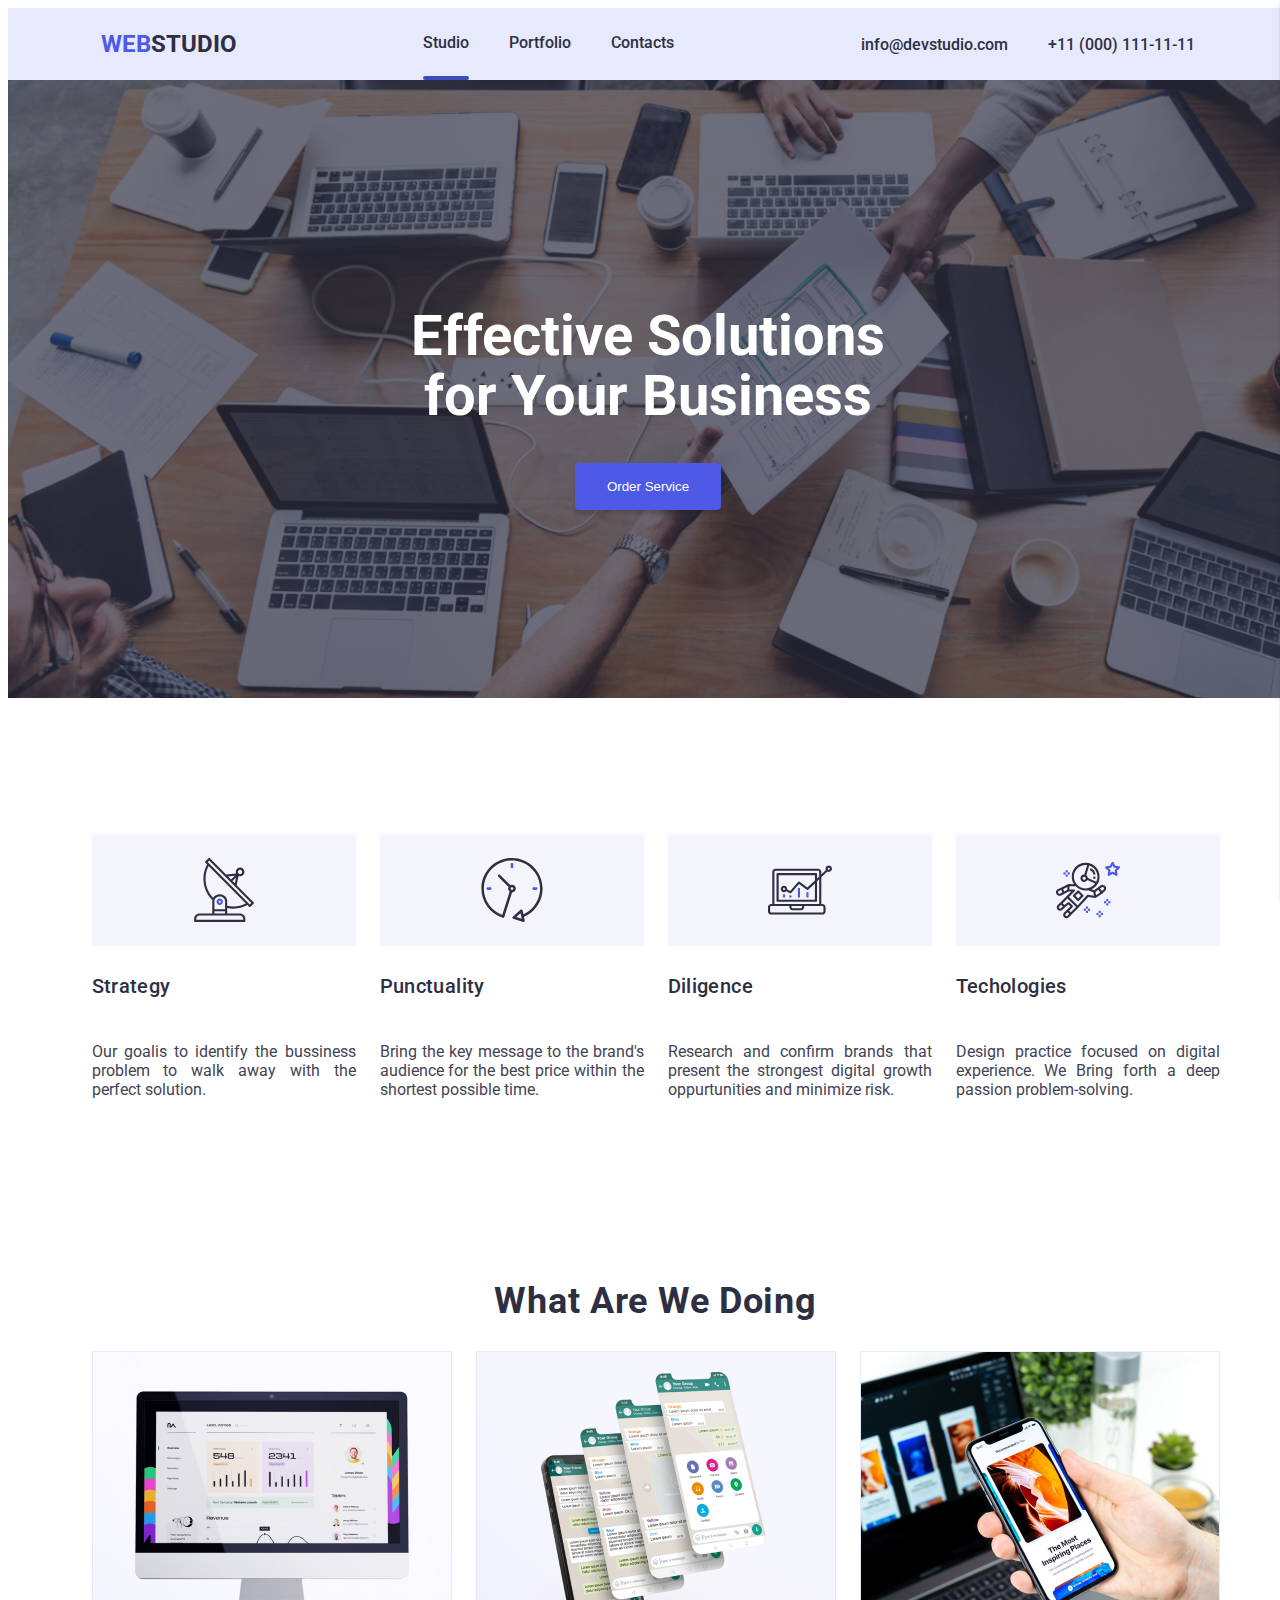
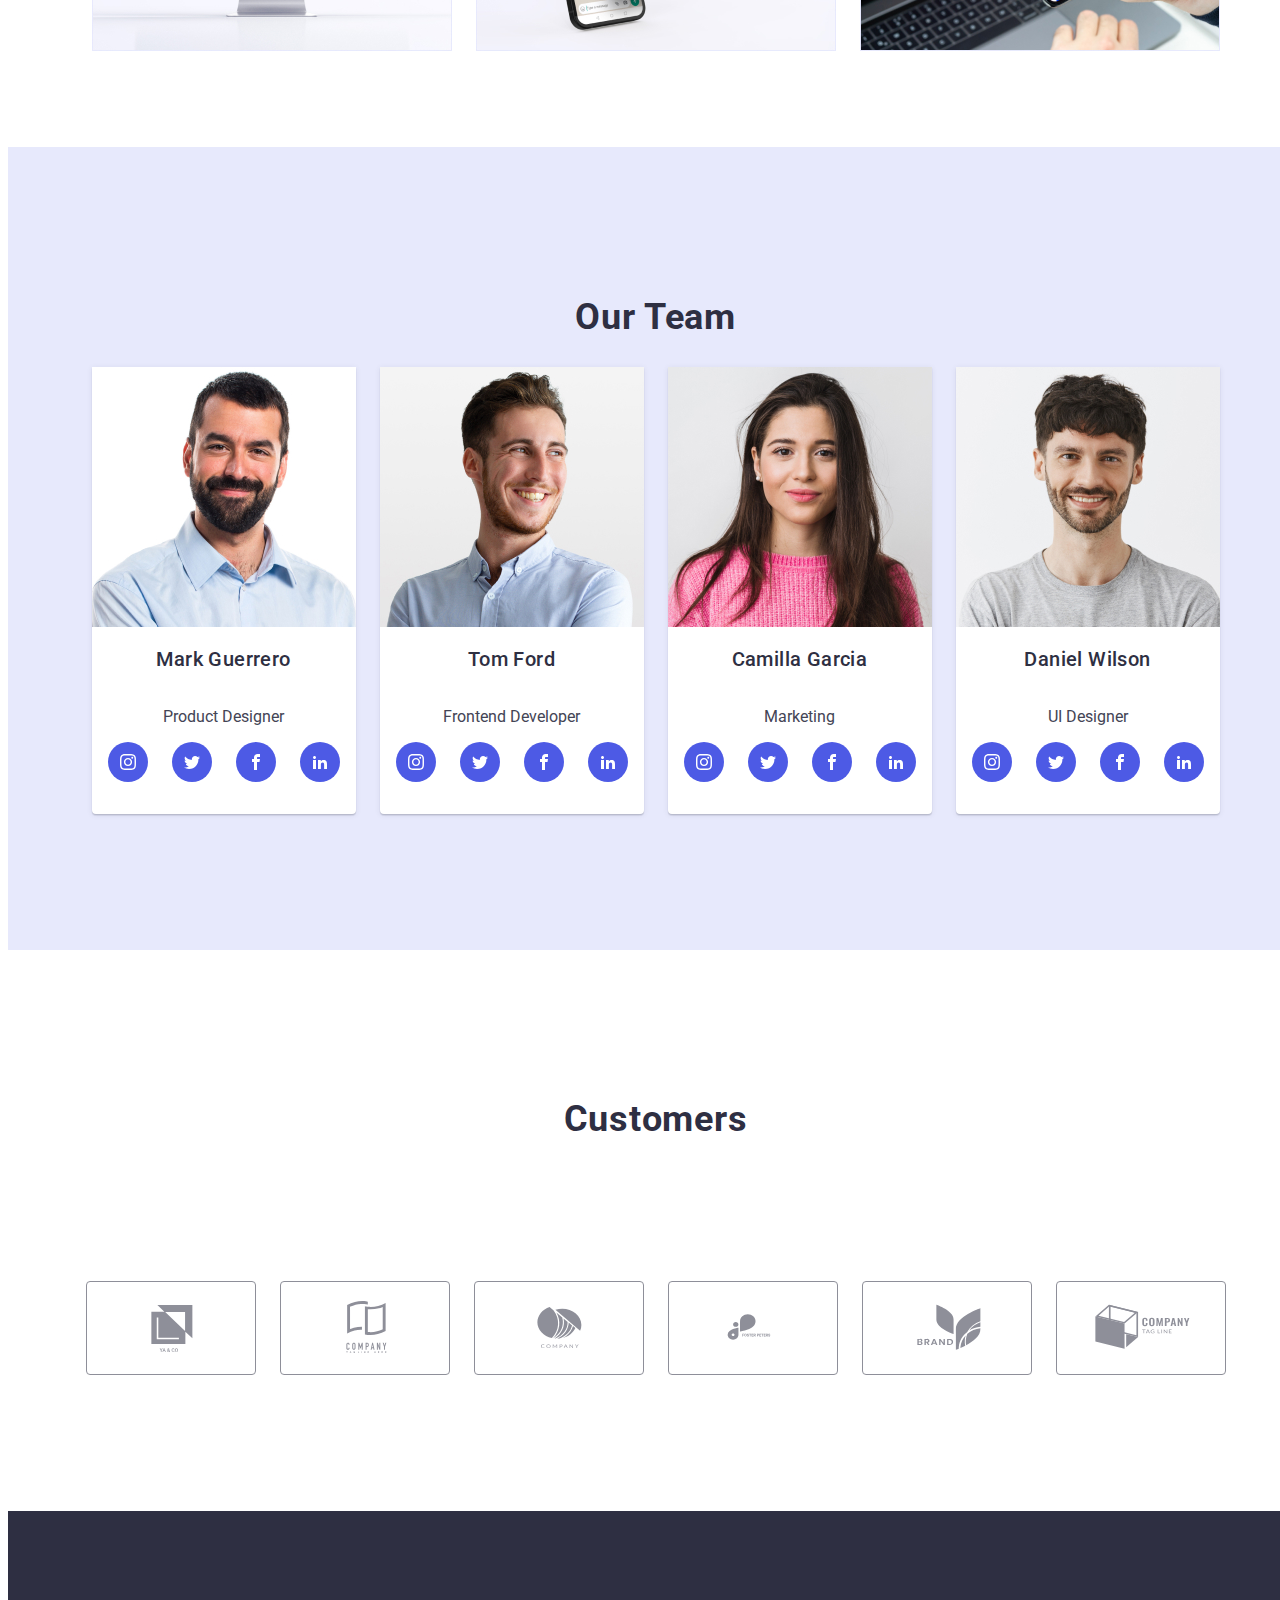
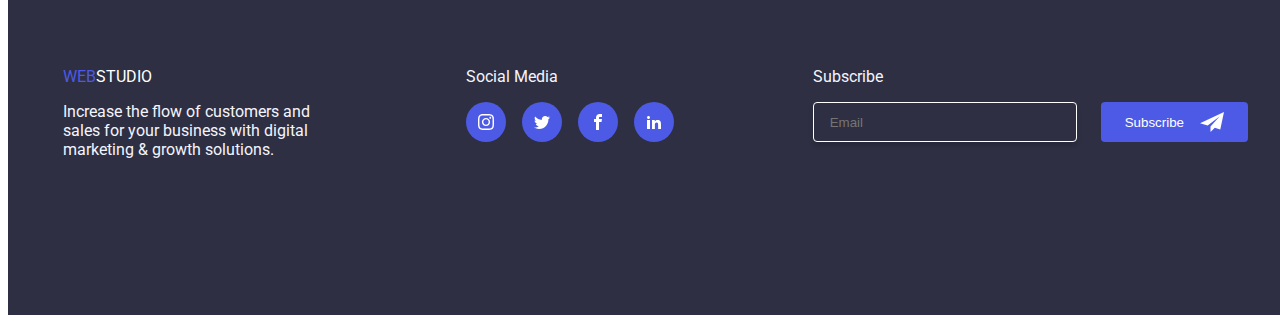
<file: index.html>
<!DOCTYPE html>
<html lang="en">
  <head>
    <meta charset="UTF-8" />
    <meta name="viewport" content="width=device-width, initial-scale=1.0" />
    <!--CSS Link-->
    <link rel="stylesheet" href="./CSS/styles.css"/>

    <!--Roboto Font Link-->
    <link rel="preconnect" href="https://fonts.googleapis.com"/>
    <link rel="preconnect" href="https://fonts.gstatic.com" crossorigin/>
    <link href="https://fonts.googleapis.com/css2?family=Roboto:wght@400;500;700;900&display=swap" rel="stylesheet"/>
    
    <!--Raleway Font Link-->
    <link rel="preconnect" href="https://fonts.googleapis.com"/>
    <link rel="preconnect" href="https://fonts.gstatic.com" crossorigin/>
    <link href="https://fonts.googleapis.com/css2?family=Raleway:wght@800&display=swap" rel="stylesheet"/>
    
  <!--Title Area-->
  <title>Homework 7</title>
  </head>

  <body>
    <header class ="NavBar">

    <!--Changes Sample-->
    <!--LOGO-->
      <a class="logo" href="#"><span>WEB</span>STUDIO</a>

      <!--Menu Navi-->
      <nav class="menu">
        <ul class="navi-menu">
          <li><a href="index.html" class="nav-link active">Studio</a></li>
          <li><a href="portfolio.html" target="_self" class="nav-link">Portfolio</a></li>
          <li><a href="#contacts" class="nav-link">Contacts</a></li>
        </ul>
      </nav>

      <!--Contacts-->
      <ul class="contacts">
        <li class="contacts-detail">
          <address>
            <a href="mailto:info@devstudio.com">info@devstudio.com</a>
          </address>
        </li>
        <li><a href="tel:+1100011111">+11 (000) 111-11-11</a></li>
      </ul>

      <button class="menu-toggle js-open-menu" aria-expanded="false" aria-controls="mobile-menu">
        <svg class="menu-icon" width="32" height="22">
          <use href="./images/icons.svg#hamburger-icon"></use>
        </svg>
      </button>

    </header>

    <main>
      <section class="studio">
        <!--header content-->
            <h1 class="header-main">Effective Solutions 
              <br/>for Your Business
            </h1> 
           <button class="order" type="button" data-modal-open>Order Service</button>
           <div class="backdrop-overlay is-hidden" data-modal>
              <div class="modal-content">
                <button class="close-modal-btn" type="button" data-modal-close>
                  <svg width="18" height="18">
                    <use href="./images/icons.svg#close"></use>
                  </svg>
                </button>
                <p>Leave your contacts and we will call you back</p> 

                <form class="service-form">

                  <label for="name" class="service-label">
                    <span class="input-label">Name</span>
                      <input type="text" class="service-text"/>
                      <svg width="18" height="18" class="service-icon">
                        <use href="./images/icons.svg#icon-person"></use>
                      </svg>
                  </label>

                  <label for="name" class="service-label">
                    <span class="input-label">Name</span>
                      <input type="text" class="service-text"/>
                      <svg width="18" height="18" class="service-icon">
                        <use href="./images/icons.svg#icon-phone"></use>
                      </svg>
                  </label>

                  <label for="name" class="service-label">
                    <span class="input-label">Name</span>
                      <input type="text" class="service-text"/>
                      <svg width="18" height="18" class="service-icon">
                        <use href="./images/icons.svg#icon-email"></use>
                      </svg>
                  </label>

                  <label for="comment" class="service-label">
                    <span class="input-label">Comment</span>
                    <textarea rows="8" class="service-textarea" placeholder="Text input"></textarea>
                  </label>  
                </form>
                <div class="check-agreement">
                <input type="checkbox" name="privaceCheck">
                <label for="checkbox">
                  <span class="input-label">I accept the terms and conditions of the <a href="">Privacy Policy</a></span>
                </label>
                </div>

                <button class="service-btn" type="button">Submit</button>
              </div>
      </section>

      <!--Description-->
      <section class="head-content container">
          <ul class="studio-des">
            <li class="studio-about">
            <div class="about-icon">
              <svg width="64" height="64">
                <use href="./images/icons.svg#icon-antenna"></use>
              </svg>
            </div>
            <h3 class="studio-title">Strategy</h3>
            <p class="hero-description">Our goalis to identify the bussiness problem to walk away with the
            perfect solution.</p>
          </li>

          <li class="studio-about">
            <div class="about-icon">
              <svg width="64" height="64">
                <use href="./images/icons.svg#icon-clock"></use>
              </svg>
            </div>
            <h3 class="studio-title">Punctuality</h3>
            <p class="hero-description">Bring the key message to the brand's audience for the best price
            within the shortest possible time.</p>
          </li>

          <li class="studio-about">
            <div class="about-icon">
              <svg width="64" height="64">
                <use href="./images/icons.svg#icon-diagram"></use>
              </svg>
            </div>
            <h3 class="studio-title">Diligence</h3>
            <p class="hero-description">Research and confirm brands that present the strongest digital
            growth oppurtunities and minimize risk.</p>
          </li>

          <li class="studio-about">
            <div class="about-icon">
              <svg width="64" height="64">
                <use href="./images/icons.svg#icon-astronaut"></use>
              </svg>
            </div>
            <h3 class="studio-title">Techologies</h3>
            <p class="hero-description">Design practice focused on digital experience. We Bring forth a deep
            passion problem-solving.</p>
          </li>
        </ul>
      </section>
      
      <!--What are we doing Section-->
      <section class="header-portfolio" id="portfolio">
        <div class="container">
        <h2>What are we doing</h2>
        <ul class="portfolio-doing">
          <li>
            <img
              src="images/monitor.jpg"
              alt="Computer Solutions"
              width="360"
            />
          </li>
          <li><img src="images/mobile.jpg" alt="Phone" width="360" /></li>
          <li><img src="images/iphone.jpg" alt="Laptop" width="360" /></li>
        </ul>
      </div>
      </section>


      <!--Team Section-->
      <section class="header-team">
        <div class="container">
        <h2>Our Team</h2>
        <ul class="team-members">
          <li class="team-mark">
            <img src="images/mark.jpg" alt="Mark Guerrero" width="264" />
            <h3>Mark Guerrero</h3>
            <p>Product Designer</p>
            <!--FB-->
            <div class="social-icon">
              <a href="#" class="team-social-icon">
                <svg width="16" height="16">
                  <use href="./images/icons.svg#icon-instagram"></use>
                </svg>
              </a>
              <!--Twitter-->
              <a href="#" class="team-social-icon">
                <svg width="16" height="16">
                  <use href="./images/icons.svg#icon-twitter"></use>
                </svg>
              </a>
              <!--Instagram-->
              <a href="#" class="team-social-icon">
                <svg width="16" height="16">
                  <use href="./images/icons.svg#icon-facebook"></use>
                </svg>
              </a>
              <!--Linkin-->
              <a href="#" class="team-social-icon">
                <svg width="16" height="16">
                  <use href="./images/icons.svg#icon-linkedin"></use>
                </svg>
              </a>
            </div>
          </li>
          <li class="team-tom">
            <img src="images/tom.jpg" alt="Tom Ford" width="264" />
            <h3>Tom Ford</h3>
            <p>Frontend Developer</p>
            <div class="social-icon">
              <a href="#" class="team-social-icon">
                <svg width="16" height="16">
                  <use href="./images/icons.svg#icon-instagram"></use>
                </svg>
              </a>
              <!--Twitter-->
              <a href="#" class="team-social-icon">
                <svg width="16" height="16">
                  <use href="./images/icons.svg#icon-twitter"></use>
                </svg>
              </a>
              <!--Instagram-->
              <a href="#" class="team-social-icon">
                <svg width="16" height="16">
                  <use href="./images/icons.svg#icon-facebook"></use>
                </svg>
              </a>
              <!--Linkin-->
              <a href="#" class="team-social-icon">
                <svg width="16" height="16">
                  <use href="./images/icons.svg#icon-linkedin"></use>
                </svg>
              </a>
            </div>
          </li>

          <li class="team-camila">
            <img src="images/camilla.jpg" alt="Camilla Garcia" width="264" />
            <h3>Camilla Garcia</h3>
            <p>Marketing</p>
            <div class="social-icon">
              <a href="#" class="team-social-icon">
                <svg width="16" height="16">
                  <use href="./images/icons.svg#icon-instagram"></use>
                </svg>
              </a>
              <!--Twitter-->
              <a href="#" class="team-social-icon">
                <svg width="16" height="16">
                  <use href="./images/icons.svg#icon-twitter"></use>
                </svg>
              </a>
              <!--Instagram-->
              <a href="#" class="team-social-icon">
                <svg width="16" height="16">
                  <use href="./images/icons.svg#icon-facebook"></use>
                </svg>
              </a>
              <!--Linkin-->
              <a href="#" class="team-social-icon">
                <svg width="16" height="16">
                  <use href="./images/icons.svg#icon-linkedin"></use>
                </svg>
              </a>
            </div>
          </li>

          <li class="team-daniel">
            <img src="images/daniel.jpg" alt="Daniel Wilson" width="264" />
            <h3>Daniel Wilson</h3>
            <p>UI Designer</p>
            <div class="social-icon">
              <a href="#" class="team-social-icon">
                <svg width="16" height="16">
                  <use href="./images/icons.svg#icon-instagram"></use>
                </svg>
              </a>
              <!--Twitter-->
              <a href="#" class="team-social-icon">
                <svg width="16" height="16">
                  <use href="./images/icons.svg#icon-twitter"></use>
                </svg>
              </a>
              <!--Instagram-->
              <a href="#" class="team-social-icon">
                <svg width="16" height="16">
                  <use href="./images/icons.svg#icon-facebook"></use>
                </svg>
              </a>
              <!--Linkin-->
              <a href="#" class="team-social-icon">
                <svg width="16" height="16">
                  <use href="./images/icons.svg#icon-linkedin"></use>
                </svg>
              </a>
            </div>
          </li>
        </ul>
      </div>
      </section>

      <!--Customer Section-->
      <section class="customer container">
        <h2>Customers</h2>
        <div class="client-logo">
          <ul class="client-list">
            <li class="client-logo-box">
              <svg width="104" height="56">
                <use href="./images/icons.svg#icon-company-logo5"></use>
              </svg>
            </li>
            <li class="client-logo-box">
              <svg width="104" height="56">
                <use href="./images/icons.svg#icon-company-logo2"></use>
              </svg>
            </li>
            <li class="client-logo-box">
              <svg width="104" height="56">
                <use href="./images/icons.svg#icon-company-logo3"></use>
              </svg>
            </li>
            <li class="client-logo-box">
              <svg width="104" height="56">
                <use href="./images/icons.svg#icon-company-logo4"></use>
              </svg>
            </li>
            <li class="client-logo-box">
              <svg width="104" height="56">
                <use href="./images/icons.svg#icon-company-logo1"></use>
              </svg>
            </li>
            <li class="client-logo-box">
              <svg width="104" height="56">
                <use href="./images/icons.svg#icon-company-logo6"></use>
              </svg>
            </li>
          </ul>
        </div>
      </section>
    </main>

    <!--foorter-->
    <footer class="footer-end">
      <div class="container">
        <div class="footer-inner">
          
          <div class="first-footer">
            <div class="foot-header">
              <a class="logo-footer" href="#"><span>WEB</span>STUDIO</a>
            </div>

            <div class="footer-body">
              Increase the flow of customers and 
              sales for your business with digital 
              marketing & growth solutions.
            </div>
          </div>

          <div class="social-container">
            <div class="social-header">Social Media</div>
          
            <div class="social-icon-div">
              <a href="#" class="social-icon-footer">
                <svg width="16" height="16">
                  <use href="./images/icons.svg#icon-instagram"></use>
                </svg>
              </a>
              <!--Twitter-->
              <a href="#" class="social-icon-footer">
                <svg width="16" height="16">
                  <use href="./images/icons.svg#icon-twitter"></use>
                </svg>
              </a>
              <!--Instagram-->
              <a href="#" class="social-icon-footer">
                <svg width="16" height="16">
                  <use href="./images/icons.svg#icon-facebook"></use>
                </svg>
              </a>
              <!--Linkin-->
              <a href="#" class="social-icon-footer">
                <svg width="16" height="16">
                  <use href="./images/icons.svg#icon-linkedin"></use>
                </svg>
              </a>
            </div>
          </div>

          <div class="subscribe-container">
            <div class="subscribe-footer">
              <div class="subsrcibe-header">Subscribe</div>
              <div class="subscribe-text-footer">
                <input class="subscribe-text-input" type="text" placeholder="Email"/>
                <div class="subs-btn-footer">
                  <button class="sub-btn">Subscribe
                    <svg width="24" height="24">
                        <use href="./images/icons.svg#icon-Frame"></use>
                      </svg>
                    </button>
                  </div>
                </div>
              </div>
            </div>
        </div>
      </div>
    </footer>

    <!--Mobile View-->
    <div class="menu-container js-menu-container" id="mobile-menu" >
      <button class="menu-toggle js-close-menu mobile-close-btn" type="button" >
        <svg width="18" height="18">
          <use href="./images/icons.svg#close"></use>
        </svg>
      </button>
        
        <div class="mobile-menu-container">
          <ul class="mobile-menu-list">
            <li class="mobile-menu-item"><a href="index.html" class="nav-link active-mobile">Studio</a></li>
            <li class="mobile-menu-item"><a href="portfolio.html" target="_self" class="nav-link">Portfolio</a></li>
            <li class="mobile-menu-item"><a href="#contacts" class="nav-link">Contacts</a></li>
          </ul>
        </div>

        <div class="contacts-container">
          <ul class="contacts-mobile">
            <li><a class="contact-number contact-active"href="tel:+1100011111">+11 (000) 111-11-11</a></li>
            <li class="contacts-detail">
              <address>
                <a class="address-detail" href="mailto:info@devstudio.com">info@devstudio.com</a>
              </address>
            </li>
          </ul>

          <div class="mobile-nav-social">
            <!--Insta-->
            <a href="#" class="social-icon-footer">
              <svg width="16" height="16">
                <use href="./images/icons.svg#instagram"></use>
              </svg>
            </a>
            <!--Twitter-->
            <a href="#" class="social-icon-footer">
              <svg width="16" height="16">
                <use href="./images/icons.svg#twitter-1"></use>
              </svg>
            </a>
            <!--FB -->
            <a href="#" class="social-icon-footer">
              <svg width="16" height="16">
                <use href="./images/icons.svg#facebook-1"></use>
              </svg>
            </a>
            <!--Linkin-->
            <a href="#" class="social-icon-footer">
              <svg width="16" height="16">
                <use href="./images/icons.svg#icon-linkedin"></use>
              </svg>
            </a>
          </div>
        </div>
    </div>
    
    <script src="./js/mobile-menu.js"></script>
    <script src="./js/modal.js"></script>
  </body>

</html>
</file>
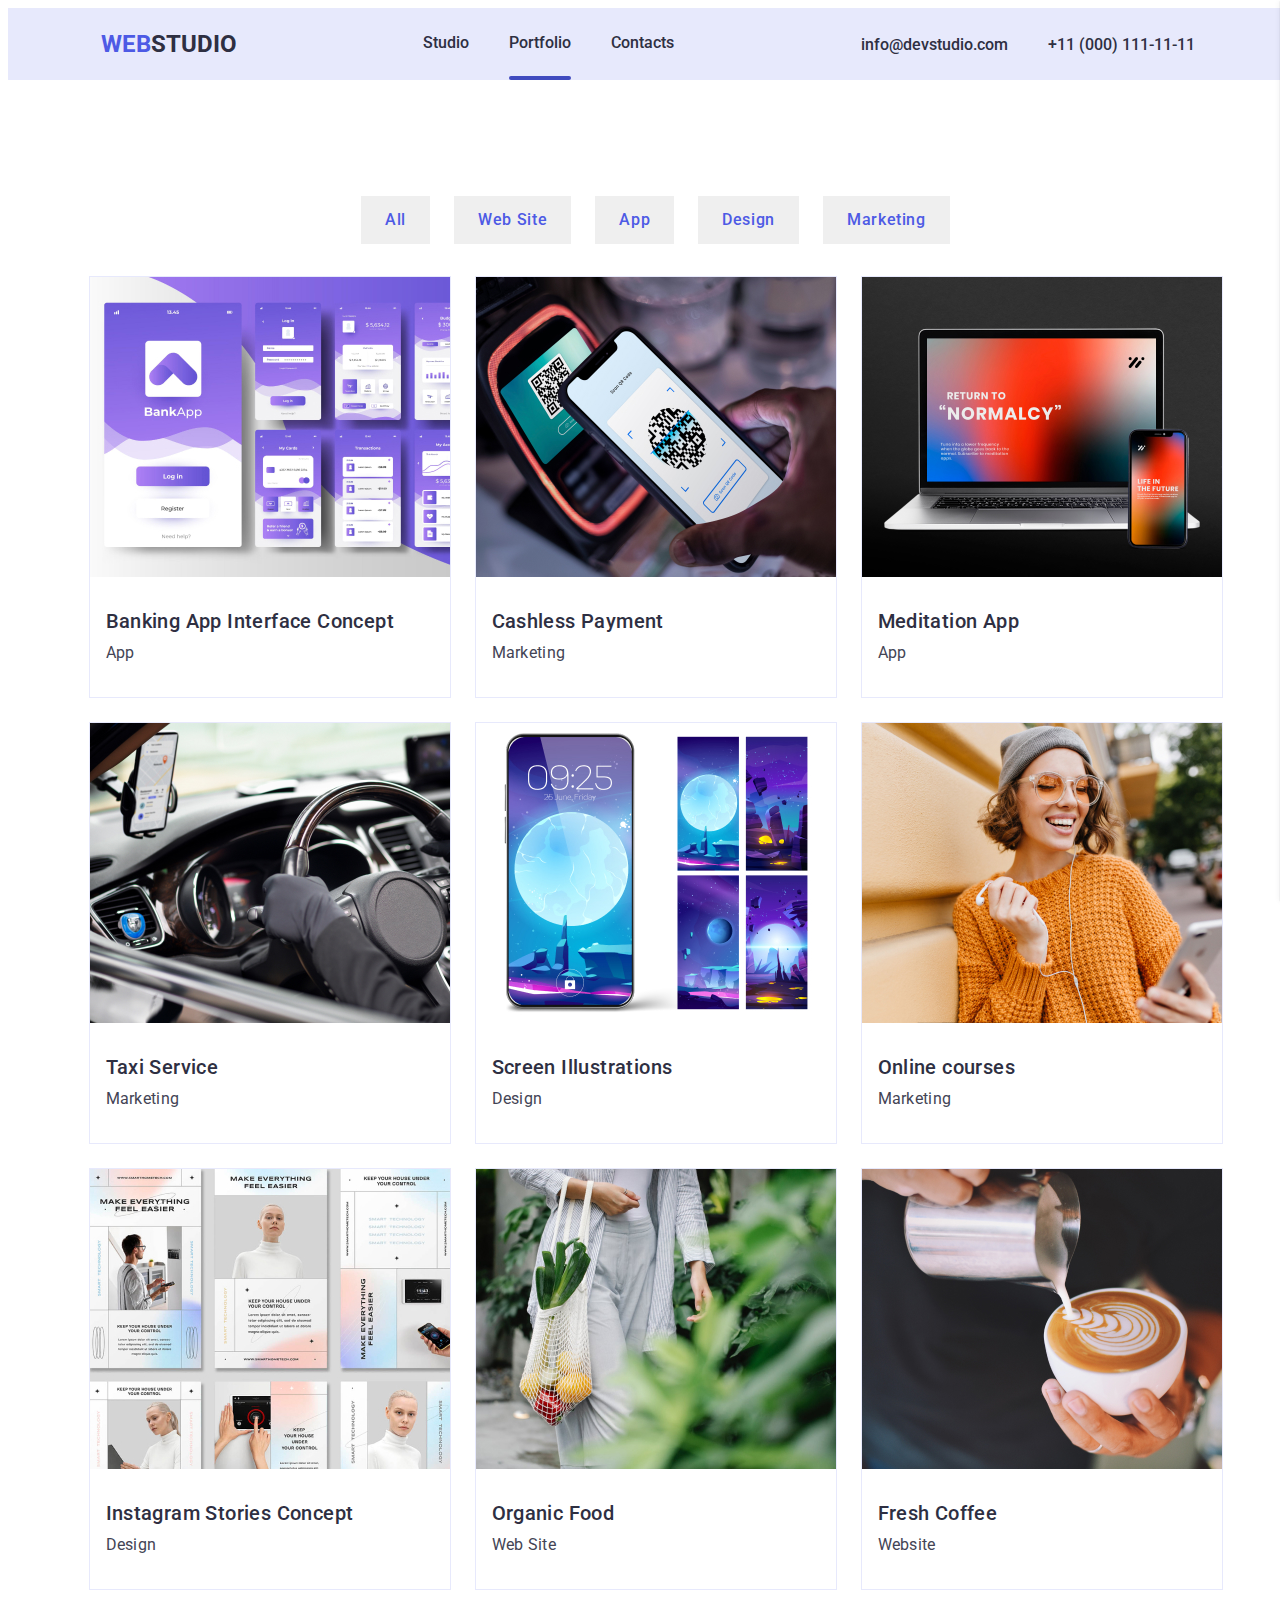
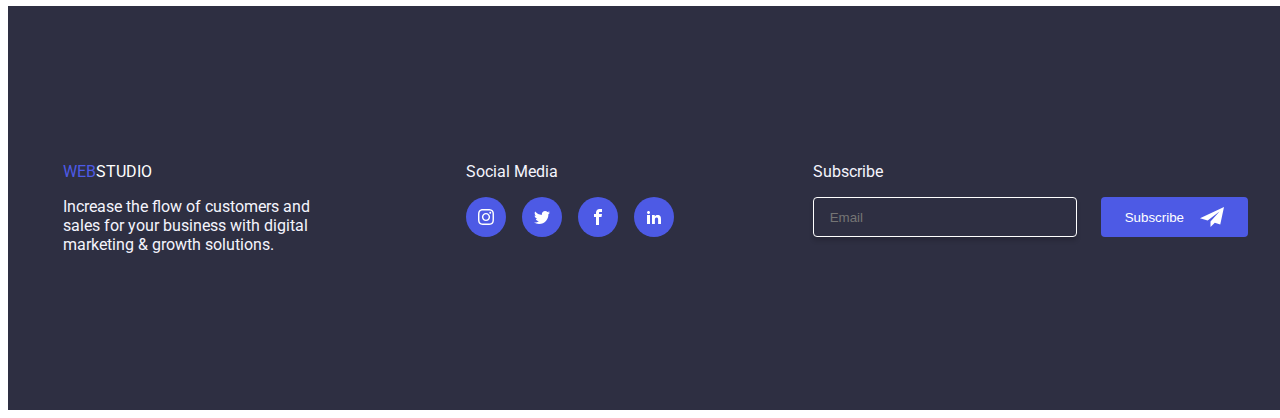
<file: portfolio.html>
<!DOCTYPE html>
<html lang="en">
<head>
    <meta charset="UTF-8">
    <meta name="viewport" content="width=device-width, initial-scale=1.0">
    <title>Portfolio</title>
    <!--CSS Link-->
    <link rel="stylesheet" href="./CSS/styles.css"/>
  
    <!--Roboto Font Link-->
    <link rel="preconnect" href="https://fonts.googleapis.com"/>
    <link rel="preconnect" href="https://fonts.gstatic.com" crossorigin/>
    <link href="https://fonts.googleapis.com/css2?family=Roboto:wght@400;500;700;900&display=swap" rel="stylesheet"/>
    
    <!--Raleway Font Link-->
    <link rel="preconnect" href="https://fonts.googleapis.com"/>
    <link rel="preconnect" href="https://fonts.gstatic.com" crossorigin/>
    <link href="https://fonts.googleapis.com/css2?family=Raleway:wght@800&display=swap" rel="stylesheet"/>
    
</head>
<body>
    <header class ="NavBar">
        <!--Changes Sample-->
        <!--LOGO-->
          <a class="logo" href="#"><span>WEB</span>STUDIO</a>
    
          <!--Menu Navi-->
          <nav class="menu">
            <ul class="navi-menu">
              <li><a href="index.html" class="nav-link">Studio</a></li>
              <li><a href="portfolio.html" target="_self" class="nav-link active">Portfolio</a></li>
              <li><a href="#contacts" class="nav-link">Contacts</a></li>
            </ul>
          </nav>
    
          <!--Contacts-->
          <ul class="contacts">
            <li class="contacts-detail">
              <address>
                <a href="mailto:info@devstudio.com">info@devstudio.com</a>
              </address>
            </li>
            <li><a href="tel:+1100011111">+11 (000) 111-11-11</a></li>
          </ul>

          <button class="menu-toggle js-open-menu" aria-expanded="false" aria-controls="mobile-menu">
            <svg class="menu-icon" width="32" height="22">
              <use href="./images/icons.svg#hamburger-icon"></use>
            </svg>
          </button>
        </header>
    <main>

      <!--Seacrch Tab Div-->
      <div class="Search-Tab container">
        <ul class="search-tab-list">
          <li><button class="search-list-btn">All</button></li>
          <li><button class="search-list-btn">Web Site</button></li>
          <li><button class="search-list-btn">App</button></li>
          <li><button class="search-list-btn">Design</button></li>
          <li><button class="search-list-btn">Marketing</button></li>
        </ul>
      </div>
      <!--Prjiect Cards-->
      <div class="projects container">
        <ul class="project-cards">

          <li class="project-card">
            <div class="project-image">
              <img src="./images/img1.jpg" alt="Bank"/>
              <div class="proj-image-caption">
                <p>
                  14 Stylish and User-Friendly App Design Concepts · Task Manager App · Calorie Tracker App · Exotic Fruit Ecommerce App · Cloud Storage App
                </p>
              </div>
            </div>
            <!--Title Card-->
            <div class="project-card-name">
              <h3 class="card-name-title">Banking App Interface Concept</h3>
              <h3 class="project-category">App</h3>
            </div>
          </li>

          <li class="project-card">
            <div class="project-image">
              <img src="./images/img2.jpg" alt="Cashless"/>
              <div class="proj-image-caption">
                <p>
                  14 Stylish and User-Friendly App Design Concepts · Task Manager App · Calorie Tracker App · Exotic Fruit Ecommerce App · Cloud Storage App
                </p>
              </div>
            </div>
            <div class="project-card-name">
              <h3 class="card-name-title">Cashless Payment</h3>
              <h3 class="project-category">Marketing</h3>
            </div>
          </li>
          
          <li class="project-card">
            <div class="project-image">
              <img src="./images/img3.jpg" alt="meditation"/>
              <div class="proj-image-caption">
                <p>
                  14 Stylish and User-Friendly App Design Concepts · Task Manager App · Calorie Tracker App · Exotic Fruit Ecommerce App · Cloud Storage App
                </p>
              </div>
            </div>
            <div class="project-card-name">
              <h3 class="card-name-title">Meditation App</h3>
              <h3 class="project-category">App</h3>
            </div>
          </li>

          <li class="project-card">
            <div class="project-image">
              <img src="./images/img4.jpg" alt="taxi-service"/>
              <div class="proj-image-caption">
                <p>
                  14 Stylish and User-Friendly App Design Concepts · Task Manager App · Calorie Tracker App · Exotic Fruit Ecommerce App · Cloud Storage App
                </p>
              </div>
            </div>
            <div class="project-card-name">
              <h3 class="card-name-title">Taxi Service</h3>
              <h3 class="project-category">Marketing</h3>
            </div>
          </li>

          <li class="project-card">
            <div class="project-image">
              <img src="./images/img5.jpg" alt="themes"/>
              <div class="proj-image-caption">
                <p>
                  14 Stylish and User-Friendly App Design Concepts · Task Manager App · Calorie Tracker App · Exotic Fruit Ecommerce App · Cloud Storage App
                </p>
              </div>
            </div>
            <div class="project-card-name">
              <h3 class="card-name-title">Screen Illustrations</h3>
              <h3 class="project-category">Design</h3>
            </div>
          </li>

          <li class="project-card">
            <div class="project-image">
              <img src="./images/img6.jpg" alt="courses"/>
              <div class="proj-image-caption">
                <p>
                  14 Stylish and User-Friendly App Design Concepts · Task Manager App · Calorie Tracker App · Exotic Fruit Ecommerce App · Cloud Storage App
                </p>
              </div>
            </div>
            <div class="project-card-name">
              <h3 class="card-name-title">Online courses</h3>
              <h3 class="project-category">Marketing</h3>
            </div>
          </li>

          <li class="project-card">
            <div class="project-image">
              <img src="./images/img7.jpg" alt="IG-Concept"/>
               <div class="proj-image-caption">
                 <p>
                   14 Stylish and User-Friendly App Design Concepts · Task Manager App · Calorie Tracker App · Exotic Fruit Ecommerce App · Cloud Storage App
                 </p>
               </div>
             </div>
            <div class="project-card-name">
              <h3 class="card-name-title">Instagram Stories Concept</h3>
              <h3 class="project-category">Design</h3>
            </div>
          </li>

          <li class="project-card">
            <div class="project-image">
              <img src="./images/img8.jpg" alt="organic"/>
               <div class="proj-image-caption">
                 <p>
                   14 Stylish and User-Friendly App Design Concepts · Task Manager App · Calorie Tracker App · Exotic Fruit Ecommerce App · Cloud Storage App
                 </p>
               </div>
             </div>
            <div class="project-card-name">
              <h3 class="card-name-title">Organic Food</h3>
              <h3 class="project-category">Web Site</h3>
            </div>
          </li>

          <li class="project-card">
            <div class="project-image">
              <img src="./images/img9.jpg" alt="coffee"/>
               <div class="proj-image-caption">
                 <p>
                   14 Stylish and User-Friendly App Design Concepts · Task Manager App · Calorie Tracker App · Exotic Fruit Ecommerce App · Cloud Storage App
                 </p>
               </div>
             </div>
            <div class="project-card-name">
            <h3 class="card-name-title">Fresh Coffee</h3>
            <h3 class="project-category">Website</h3>
            </div>
          </li>

        </ul>

      </div>
    </main>
<!--foorter-->
<footer class="footer-end">
  <div class="container">
    <div class="footer-inner">
      
      <div class="first-footer">
        <div class="foot-header">
          <a class="logo-footer" href="#"><span>WEB</span>STUDIO</a>
        </div>

        <div class="footer-body">
          Increase the flow of customers and 
          sales for your business with digital 
          marketing & growth solutions.
        </div>
      </div>

      <div class="social-container">
        <div class="social-header">Social Media</div>
      
        <div class="social-icon-div">
          <a href="#" class="social-icon-footer">
            <svg width="16" height="16">
              <use href="./images/icons.svg#icon-instagram"></use>
            </svg>
          </a>
          <!--Twitter-->
          <a href="#" class="social-icon-footer">
            <svg width="16" height="16">
              <use href="./images/icons.svg#icon-twitter"></use>
            </svg>
          </a>
          <!--Instagram-->
          <a href="#" class="social-icon-footer">
            <svg width="16" height="16">
              <use href="./images/icons.svg#icon-facebook"></use>
            </svg>
          </a>
          <!--Linkin-->
          <a href="#" class="social-icon-footer">
            <svg width="16" height="16">
              <use href="./images/icons.svg#icon-linkedin"></use>
            </svg>
          </a>
        </div>
      </div>

      <div class="subscribe-container">
        <div class="subscribe-footer">
          <div class="subsrcibe-header">Subscribe</div>
          <div class="subscribe-text-footer">
            <input class="subscribe-text-input" type="text" placeholder="Email"/>
            <div class="subs-btn-footer">
              <button class="sub-btn">Subscribe
                <svg width="24" height="24">
                    <use href="./images/icons.svg#icon-Frame"></use>
                  </svg>
                </button>
              </div>
            </div>
          </div>
        </div>
    </div>
  </div>
</footer>

<div class="menu-container js-menu-container" id="mobile-menu" >
  <button class="menu-toggle js-close-menu mobile-close-btn" type="button" >
    <svg width="18" height="18">
      <use href="./images/icons.svg#close"></use>
    </svg>
  </button>
    
    <div class="mobile-menu-container">
      <ul class="mobile-menu-list">
        <li class="mobile-menu-item"><a href="index.html" class="nav-link ">Studio</a></li>
        <li class="mobile-menu-item"><a href="portfolio.html" target="_self" class="nav-link active-mobile">Portfolio</a></li>
        <li class="mobile-menu-item"><a href="#contacts" class="nav-link">Contacts</a></li>
      </ul>
    </div>

    <div class="contacts-container">
      <ul class="contacts-mobile">
        <li><a class="contact-number contact-active"href="tel:+1100011111">+11 (000) 111-11-11</a></li>
        <li class="contacts-detail">
          <address>
            <a class="address-detail" href="mailto:info@devstudio.com">info@devstudio.com</a>
          </address>
        </li>
      </ul>

      <div class="mobile-nav-social">
        <!--Insta-->
        <a href="#" class="social-icon-footer">
          <svg width="16" height="16">
            <use href="./images/icons.svg#icon-instagram"></use>
          </svg>
        </a>
        <!--Twitter-->
        <a href="#" class="social-icon-footer">
          <svg width="16" height="16">
            <use href="./images/icons.svg#icon-twitter"></use>
          </svg>
        </a>
        <!--FB -->
        <a href="#" class="social-icon-footer">
          <svg width="16" height="16">
            <use href="./images/icons.svg#icon-facebook"></use>
          </svg>
        </a>
        <!--Linkin-->
        <a href="#" class="social-icon-footer">
          <svg width="16" height="16">
            <use href="./images/icons.svg#icon-linkedin"></use>
          </svg>
        </a>
      </div>
    </div>
</div>
    <!--Modal-->
    <script src="./js/mobile-menu.js"></script>
    <script src="./js/modal.js"></script>
</body>
</html>
</file>
<file: CSS/styles.css>
:root{
    --NAVY-BLUE: #2E2F42;
    --IRIS: #4D5AE5;
    --WHITE: #FFF;
    --CORNFLOWER: #E7E9FC;
    --CLOUD: #F4F4FD;
    --GREY: #2E2F42;
    --SLATE: #434455;
    --LIGHTSLATE:#8E8F99;
    --OCEAN: #404BBF;
    --BLACK: #000;

    --navy-blue-modal:rgba(46, 47, 66, 0.40);
}

*,
*::before,
*::after {
  box-sizing: border-box;
}

/*Body Default Value*/
body{
    width: 100%;
    font-family: roboto,sans-serif;
    font-size:16px;
    font-weight: 400;

}

.container{
    padding-left: 15px;
    padding-left: 15px;
    margin-left: auto;
    margin-right: auto;
}

/* list style global*/
li{
    list-style: none;
}
ul{
    padding-left: 0%;
}
h2{
    color: var(--NAVY-BLUE);
    text-align: center;
    
    font-size: 36px;
    font-style: normal;
    font-weight: 700;
    line-height: 40px;
    letter-spacing: 0.72px;
    text-transform: capitalize;
}

h3{
    color: var(--NAVY-BLUE);
    font-size: 20px;
    font-style: normal;
    font-weight: 500;
    line-height: 24px; /* 120% */
    letter-spacing: 0.4px;
}

p{
    color:var(--SLATE);
}


/*Navigation*/

.NavBar{
    display: flex; 
    justify-content: space-around;
    height: 72px;
    align-items: center;  
    background-color: var(--CORNFLOWER);
}
.navi-menu{
    display: inline-flex;
    align-items: flex-start;
    gap: 40px;
}

.contacts{
    display: inline-flex;
    align-items: center;
    gap: 40px;
}


/* Nav Logo */

.logo{
    text-decoration: none;
    color: var(--NAVY-BLUE);
    font-weight: 700;
    font-size: 24px;
}
.logo span{
    color:var(--IRIS);
}
.navi-menu{
    margin-top: 0px;
    margin-bottom: 0px;
}
.navi-menu a{
    text-decoration: none;
    color: var(--NAVY-BLUE);
    font-weight: 500;
}

.contacts a{
    text-decoration: none;
    font-style: normal;
    color:var(--NAVY-BLUE);
    font-weight: 500;
    margin-top: none;
}

.nav-link:hover,
.nav-link:focus{
    color:var(--OCEAN);
}

.active{
    color:var(--OCEAN);
}
.active::after{
    content:" ";
    display:block;
    width:100%;
    height:4px;
    border-radius: 2px;
    background-color: var(--OCEAN);
    position: relative;
    top: 24px;
    
}


/*Order Service No Flex*/

.studio{
    background: linear-gradient(rgba(46, 47, 66, 0.70),rgba(46, 47, 66, 0.70)), url("../images/people-office.jpg");
    position: relative;
    background-size: cover;
    padding-top: 188px;
    padding-bottom: 188px;
    text-align: center;
}

.header-main{
    font-size: 56px;
    font-weight: 700;
    line-height: 60px;
    color: var(--WHITE);
}


/*Button Div+*/

.order{
    background-color: var(--IRIS);
    color: var(--WHITE);
    border-radius: 4px;
    padding: 16px 32px;
    text-align: center;
    box-shadow: 0px 4px 4px 0px rgba(0, 0, 0, 0.15);

}
.order{
    border-style: none;
    font-weight: 500;
}
.order:hover{
    background: var(--OCEAN);
}


/*Description*/

.head-content{
    padding-top: 120px;
    padding-bottom: 120px;
}

.studio-about{
    display: inline-flex;
    width: 264px;
    flex-direction: column;
    align-items: flex-start;
    text-align: justify;
    gap: 8px;
}

.about-icon{
    width: 264px;
    height: 112px;
    text-align: center;
    padding: 24px 0;
    background-color: var(--CLOUD);
}

.studio-des{
    display: flex;
    flex-direction: row;
    gap:24px;
    justify-content: center;
    align-items: center;
    flex-wrap: wrap;
}


/*Wha we are doing*/

.portfolio-doing{
    display: flex;
    flex-direction: row;
    gap: 24px;
    justify-content: center;
    flex-wrap: wrap;
    padding-bottom: 76px;
}

/*Team Members*/

.header-team{
    padding-top: 120px;
    padding-bottom: 120px;
    background-color: var(--CORNFLOWER);
}

.team-members{
    display: flex;
    flex-direction: row;
    justify-content: center;
    flex-wrap: wrap;
    gap: 24px;
}

.team-mark,
.team-tom,
.team-camila,
.team-daniel{
    display: flex;
    padding-bottom: 0px;
    flex-direction: column;
    justify-content: center;
    align-items: center;
    padding-bottom: 32px;
    /*Border*/
    border-radius: 0px 0px 4px 4px;
    background: var(--WHITE, #FFF);
    box-shadow: 0px 2px 1px 0px rgba(46, 47, 66, 0.08), 0px 1px 1px 0px rgba(46, 47, 66, 0.16), 0px 1px 6px 0px rgba(46, 47, 66, 0.08);
}

.social-icon{
    display: inline-flex;
    flex-direction: row;
    justify-content: space-around;
    align-items: center;
    gap:24px;
}

.team-social-icon{
    background-color: var(--IRIS);
    height:40px;
    width: 40px;
    border-radius:50%;
    display: flex;
    align-items: center;
    justify-content: center;
}
.team-social-icon svg{
    fill: var(--WHITE);
}

/*Client Styling*/
.client-list{
    display: flex;
    flex-direction: row;
    justify-content: center;
    align-items: center;
    flex-wrap: wrap;
    padding-top: 112px;
    gap: 24px;
}

.customer{
    padding-top: 120px;
    padding-bottom: 120px;
}

.client-logo-box{
    fill: var(--LIGHTSLATE);
    padding: 16px 32px;
    border-radius: 4px;
    border: 1px solid var(--LIGHTSLATE);
    flex-basis:calc(100%/2-30px);
}
/*Footer Section*/

.footer-inner{
    display: flex;
    justify-content: space-between;
    flex-wrap: wrap;
    row-gap: 72px;
}

.footer-end{
    background-color: var(--NAVY-BLUE);
    color: var(--CLOUD);
    padding-top: 156px;
    padding-bottom: 156px;
    
}
.logo-footer{
    text-decoration: none;
    color:var(--WHITE);
}
.logo-footer span{
    color: var(--IRIS);
    text-decoration: none;
}

.footer-body{
    padding-top:16px;
    width:264px;
}

.second-footer{
    padding-left: 120px;
    display: flex;
    flex-direction: row;
    flex-wrap: wrap;
    gap:80px;   
}

.social-container{
    display: inline-flex;
    flex-direction: column;
    justify-content: flex-start;
    align-items: baseline;
    margin: 0 auto;
}

.social-icon-div{
    padding-top:  16px;
    display: flex;
    justify-content: center;
    align-items: center;
    gap: 16px;
}
.social-icon-footer{
    background-color: var(--IRIS);
    width: 40px;
    height: 40px;
    border-radius: 50%;
    display: inline-flex;
    justify-content: center;
    align-items: center;
}
.social-icon-footer svg{
    fill:var(--WHITE);
}

/*Footer Subscibe*/
.subscribe-text-footer{
    padding-top:16px;
    display: inline-flex;
    flex-direction: row;
    justify-content: center;
    align-items: center;
    flex-wrap: wrap;
    gap: 24px;
}
.subscribe-text-input{
    width: 264px;
    height: 40px;
    padding: 8px 16px;
    background-color: var(--NAVY-BLUE);
    color: var(--WHITE);
    border-radius: 4px; 
    border: 1px solid var(--WHITE, #FFF);
    box-shadow: 0px 4px 4px 0px rgba(0, 0, 0, 0.15);

}

.sub-btn{
    display: inline-flex;
    padding: 8px 24px;
    justify-content: center;
    align-items: center;
    gap: 16px;
    border-radius:4px;
    background-color: var(--IRIS);
    color: white;
    border: none;
}

/* Portfolio Tab Style*/

.Search-Tab{
    text-align: center;
    width: 1440px;
    padding-top: 100px;
}

.search-tab-list{
    display: inline-flex;
    justify-content: center;
    align-items: center;
    flex-direction: row;
    gap: 24px;
    flex-wrap: wrap;

}

.search-list-btn{
    display: flex;
    padding: 12px 24px;
    align-items: flex-start;
    border-style: none;

    color: var(--IRIS);
    text-align: center;
    font-family: Roboto;
    font-size: 16px;
    font-style: normal;
    font-weight: 500;
    line-height: 24px; /* 150% */
    letter-spacing: 0.64px;  
}
.search-list-btn:active{
    color: var(--WHITE);
    border-radius: 4px;
    background: var(--OCEAN);
    box-shadow:  0px 2px 2px 0px rgba(0, 0, 0, 0.12), 0px 2px 1px 0px rgba(0, 0, 0, 0.08), 0px 3px 1px 0px rgba(0, 0, 0, 0.10);
}

/*Project Cards*/
.projects{
    width: 1440px;
}
.project-cards{
    display: flex;
    flex-direction: row;
    flex-wrap: wrap;
    justify-content: center;
    gap: 24px;
    flex-wrap: wrap;
}

.project-cards img{
    width: 360px;
    height: 300px;
    flex-shrink: 0;
    display: block;
}

.project-card{
    display: flex;
    flex-direction: column;
    gap: 32px;
    border: solid 1px var(--CORNFLOWER);
    background-color: var(--WHITE);
    padding-bottom: 32px;

}

.project-card-name{
    display: flex;
    flex-direction: column;
    justify-content: center;
    align-items: flex-start;
    align-self: stretch;
    padding: 0px 16px;
    gap: 8px;
}

.card-name-title{
    color: var(--NAVY-BLUE);
    margin: 0;
    font-family: Roboto;
    font-size: 20px;
    font-style: normal;
    font-weight: 500;
    line-height: 24px; /* 120% */
    letter-spacing: 0.4px;
}

.project-category{
    color: var(--SLATE);
    margin:0;
    font-family: Roboto;        
    font-size: 16px;
    font-style: normal;
    font-weight: 400;
    line-height: 24px; /* 150% */
    letter-spacing: 0.32px;
}

.project-card{
    overflow: hidden;

}
.project-image{
    position: relative;
    overflow: hidden;
}

.proj-image-caption{
    position:absolute;
    background-color: var(--IRIS);
    width: 100%;
    height: 100%;
    top: 0;
    left:0;
    opacity: 0;
    transform: translateY(100%);
    transition: transform 0.25s cubic-bezier(0.4, 0, 0.2, 1);
}

.proj-image-caption p{
    color:var(--CLOUD);
    padding: 40px 32px;
}

.project-card:hover .proj-image-caption{
    opacity:1;
    transform: translateY(0);
}

.project-card:hover{
    border: 1px solid var(--CLOUD);
    background: var(--WHITE);
    box-shadow: 0px 2px 1px 0px rgba(46, 47, 66, 0.08), 0px 1px 1px 0px rgba(46, 47, 66, 0.16), 0px 1px 6px 0px rgba(46, 47, 66, 0.08);
}

/*Modal*/

.backdrop-overlay{
    position: fixed;
    background-color: rgba(46,47,66,0.40);
    width: 100%;
    height: 100%;
    top:0;
    left:0; 
    display: flex;
    justify-content: center;
    align-items: center;    
    transition: opacity 250ms cubic-bezier(0.4, 0, 0.2, 1);
}

.modal-content{
    position:fixed;
    background-color: var(--WHITE);
    width: 408px;
    border-radius: 4px;
    padding: 24px;

}

.modal-content p{
    text-align: center;
    color: var(--NAVY-BLUE);
    /* Body Medium */
    font-family: Roboto;
    font-size: 16px;
    font-style: normal;
    font-weight: 500;
    line-height: 24px; /* 150% */
    letter-spacing: 0.32px
}


.close-modal-btn{
    border-radius: 100%;
    border: 1px solid var(--LIGHTSLATE);  
    background-color: var(--CORNFLOWER);
    width: 30px;
    height: 30px;
    margin-left: auto;
    transition: fill 250ms cubic-bezier(0.4,0,0.2,1), border 250ms cubic-bezier(0.4,0,0.2,1);
    cursor: pointer;
    display: flex;
    align-items: center;
    justify-content: center;
    
}
.close-modal-btn:hover{
    background-color: var(--IRIS);
}

.is-hidden{
    pointer-events: none;
    opacity: 0;
}

/*Modal Form Contacts*/

.service-label{
    display: flex;
    flex-direction: column;
    margin-bottom: 8px;
    position: relative;
}

.input-label{
    text-align: left;
    margin-bottom: 4px;
    color: var(--LIGHTSLATE);
    font-family: Roboto;
    font-size: 12px;
    font-style: normal;
    font-weight: 400;
    line-height: 14px; /* 116.667% */
    letter-spacing: 0.48px;
}

.service-icon{
    position: absolute;
    top:50%;
    left:16px;
    fill:var(--BLACK);
    transition: fill 250ms cubic-bezier(0.4, 0, 0.2, 1);
}

.service-text:focus + .service-icon,
.service-text:hover + .service-icon{
    fill:var(--IRIS);
}

.service-text:hover{
    border: 1px solid var(--IRIS);
}


.service-text{
    padding: 12px 40px;
    border:1px solid var(--navy-blue-modal);
    border-radius: 4px;
    transition: 250ms;
    transition-property: color, border-color, background-color;
    transition-timing-function: cubic-bezier(0.4, 0, 0.2, 1);
}

.service-textarea{
    padding: 8px 16px;
    border:1px solid var(--navy-blue-modal);
    border-radius: 4px;
    transition: 250ms;
    transition-property: color, border-color, background-color;
    transition-timing-function: cubic-bezier(0.4, 0, 0.2, 1);
}

.check-agreement{
    display: flex;
    flex-direction: row;
    justify-content: center;
    align-items: center;
    gap: 8px;
    margin-bottom: 24px;
}

.service-btn{
    background-color: var(--IRIS);
    color: var(--WHITE);
    border-radius: 4px;
    padding: 16px 32px;
    text-align: center;
}

/*Mobile Menu*/

.menu-toggle{
    min-height: 40px;
    min-width: 40px;
    padding: 0;
    background-color: transparent;
    outline: none;
    border: none;
}

.menu-container.is-open{
    transform: translateX(0);
}

.menu-container{
    position: fixed;
    top:0;
    left:0;
    width: 100%;
    height: 100%;
    padding-top: 80px;
    padding-bottom: 40px;
    padding-right: 40px;
    background-color: var(--WHITE);
    box-shadow: 0px 1px 6px 0px rgba(46, 47, 66, 0.08), 0px 1px 1px 0px rgba(46, 47, 66, 0.16), 0px 2px 1px 0px rgba(46, 47, 66, 0.08);
    transform: translateX(100%);
    transition: transform 250ms cubic-bezier(0.4, 0, 0.2, 1);
}

.mobile-menu{
    padding: 0;
    margin: 0;
    list-style-type: none;
}

.mobile-close-btn{
    position: absolute;
    top: 24px;
    right: 24px;
    min-width: 24px;
    min-height: 24px;
    padding: 0;
    display: flex;
    justify-content: center;
    align-items: center;
    border-radius: 50%;
    border: 1px solid var(--LIGHTSLATE);
    background-color: var(--CORNFLOWER);
    transition: background-color 250ms 250ms cubic-bezier(0.4, 0, 0.2, 1), border 250ms cubic-bezier(0.4, 0, 0.2, 1);
}

.mobile-menu-container{
    padding-left: 40px;
}

.mobile-menu-list{
    display: inline-flex;
    flex-direction: column;
    align-items: start;
    gap: 40px;
}
.mobile-menu-item a{
    text-decoration: none;
}
.mobile-menu-item{  
    color: var(--NAVY-BLUE);
    /* Header 2 */
    font-family: Roboto;
    font-size: 36px;
    font-style: normal;
    font-weight: 700;
    line-height: 40px; /* 111.111% */
    letter-spacing: 0.72px;
    text-transform: capitalize;
}
.active-mobile{
    color: var(--OCEAN);
}

.contacts-container{
    padding-top: 100px;
    padding-left: 40px;
}
.contacts-mobile{
    display: inline-flex;
    flex-direction: column;
    gap: 40px;
}
.contacts-mobile a{
    text-decoration: none;
}

.contact-number{
    font-family: Roboto;
    font-size: 35px;
    font-style: normal;
    font-weight: 700;
    line-height: 40px; /* 111.111% */
    letter-spacing: 0.72px;
    text-transform: capitalize;
}

.contact-active{
    color: var(--IRIS);
}
.address-detail{
    text-decoration: none;
    font-family: Roboto;
    font-size: 20px;
    font-style: normal;
    font-weight: 500;
    line-height: 24px; /* 120% */
    letter-spacing: 0.4px;
}


.mobile-nav-social{
    padding-top: 48px;
    display: inline-flex;
    gap:56px;
}


/*CSS Media Query*/

@media only screen and (min-width:428px) and (max-width:767px){
    .container{
        width: 428px;
        margin: 0 auto;
    }

    .header-portfolio,
    .menu,
    .contacts{
        display: none;
    }

    .NavBar{
        justify-content: space-around;
        margin: 0 auto;
    }

    .portfolio-doing{
        flex-basis: calc(100% /1 -30px);
    }

    .header-main{
        width:336px;
        min-height: 80px;
        font-family: Roboto;
        font-size: 36px;
        font-style: normal;
        font-weight: 700;
        line-height: 40px; /* 111.111% */
        letter-spacing: 0.72px;
        text-transform: capitalize;
    }
    .studio{
        display: flex;
        flex-flow: column wrap;
        align-items: center;
        justify-content: space-between;
    }
    .footer-inner{
        justify-content: center;
        text-align: center;
    }

    .about-icon{
        display: none;
    }

    .studio-des{
        margin: 0 auto;
        padding-left: 16px;
        padding-right: 16px;
        gap:72px
    }

    .studio-about{
        width: 100%;
        min-height: 120px;
        gap:8px;
        display: flex;
        align-items: center;
        flex-direction: column;
    }

    .hero-description{
        color: var(--LIGHTSLATE);
        /* Body Medium */
        font-family: Roboto;
        font-size: 16px;
        font-style: normal;
        font-weight: 500;
        line-height: 24px; /* 150% */
        letter-spacing: 0.32px;
    }

    .studio-title{
        font-family: Roboto;
        font-size: 36px;
        font-style: normal;
        font-weight: 700;
        line-height: 40px; /* 111.111% */
        letter-spacing: 0.72px;
        text-transform: capitalize;
        margin-bottom: 8px;
    }

    .social-container{
        display: flex;
        flex-direction: column;
        justify-content: center;
        align-items: center;
    }
}


@media only screen and (min-width:768px) and (max-width:1199px){
    .container{
        width: 768px;
    }

    .header-portfolio{
        display: none;
    }

    .contacts{
        display: flex;
        flex-direction: column;
        gap: 12px;
    }
    .studio-about
    .team-members{
        flex-basis: calc(100% /2 -30px);
    }

    .about-icon{
        display: none;
    }

    .client-logo{
        flex-basis: calc(100%/3 -30px);
        width:600px;
        margin: 0 auto;
    }

    .client-list{
        padding-top: 72px;
    }

    .menu-toggle{
        display:none
    }

    .project-cards{
        flex-basis: calc(100%/2 -30px);
    }

}

@media (min-width:1200px){
    .container{
        width: 1200px;
    }

    .studio-about,
    .team-members{
        flex-basis: calc(100% /4 -30px);
    }

    .portfolio-doing{
        flex-basis: calc(100%/3 -30px);

    }
    .client-logo-box{
        flex-basis: calc(100%/6-30px);
    }

    .menu-toggle{
        display:none
    }
}
</file>
